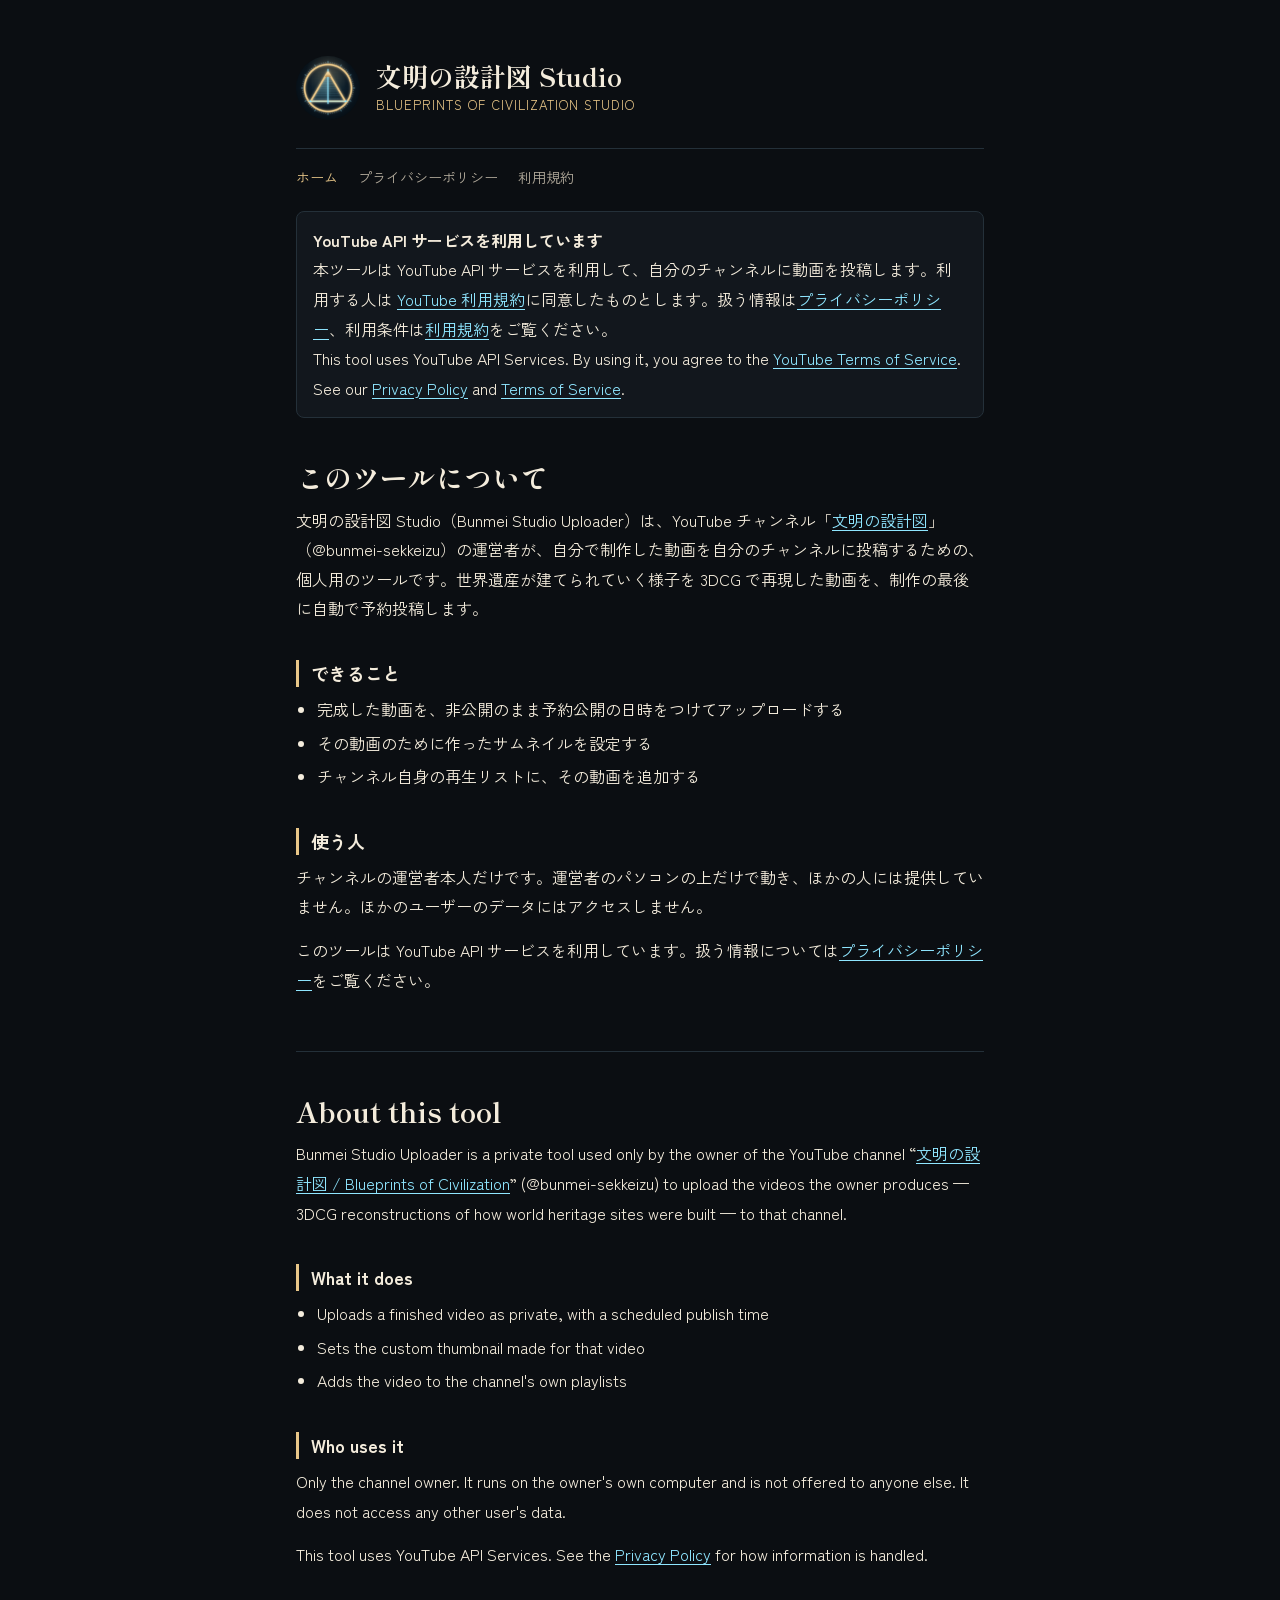
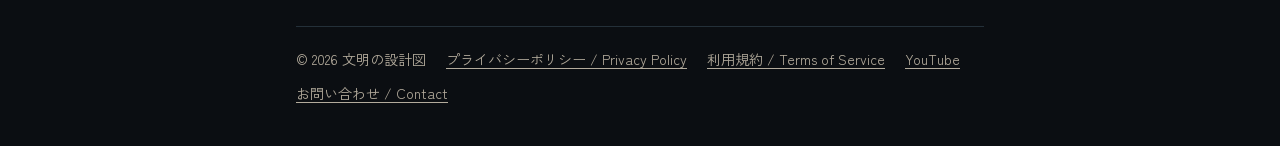
<file: index.html>
<!doctype html>
<html lang="ja">
<head>
  <meta charset="utf-8">
  <meta name="viewport" content="width=device-width, initial-scale=1">
  <title>文明の設計図 Studio</title>
  <meta name="description" content="YouTube チャンネル「文明の設計図」の運営者が、自分で制作した動画を自分のチャンネルに予約投稿するための個人用ツールです。">
  <link rel="icon" href="icon.png">
  <link rel="preconnect" href="https://fonts.googleapis.com">
  <link rel="preconnect" href="https://fonts.gstatic.com" crossorigin>
  <link href="https://fonts.googleapis.com/css2?family=Shippori+Mincho:wght@700&family=Zen+Kaku+Gothic+New:wght@400;700&display=swap" rel="stylesheet">
  <link rel="stylesheet" href="style.css">
</head>
<body>
<main>
  <header class="site">
    <img src="icon.png" alt="">
    <div>
      <div class="name">文明の設計図 Studio</div>
      <div class="sub">BLUEPRINTS OF CIVILIZATION STUDIO</div>
    </div>
  </header>
  <nav class="links"><a href="./" aria-current="page">ホーム</a><a href="privacy.html">プライバシーポリシー</a><a href="terms.html">利用規約</a></nav>

  <div class="note">
    <strong>YouTube API サービスを利用しています</strong><br>
    本ツールは YouTube API サービスを利用して、自分のチャンネルに動画を投稿します。利用する人は <a href="https://www.youtube.com/t/terms">YouTube 利用規約</a>に同意したものとします。扱う情報は<a href="privacy.html">プライバシーポリシー</a>、利用条件は<a href="terms.html">利用規約</a>をご覧ください。<br>
    <span lang="en">This tool uses YouTube API Services. By using it, you agree to the <a href="https://www.youtube.com/t/terms">YouTube Terms of Service</a>. See our <a href="privacy.html#en">Privacy Policy</a> and <a href="terms.html#en">Terms of Service</a>.</span>
  </div>

  <h1>このツールについて</h1>
  <p>文明の設計図 Studio（Bunmei Studio Uploader）は、YouTube チャンネル「<a href="https://www.youtube.com/@bunmei-sekkeizu">文明の設計図</a>」（@bunmei-sekkeizu）の運営者が、自分で制作した動画を自分のチャンネルに投稿するための、個人用のツールです。世界遺産が建てられていく様子を 3DCG で再現した動画を、制作の最後に自動で予約投稿します。</p>

  <h2>できること</h2>
  <ul>
    <li>完成した動画を、非公開のまま予約公開の日時をつけてアップロードする</li>
    <li>その動画のために作ったサムネイルを設定する</li>
    <li>チャンネル自身の再生リストに、その動画を追加する</li>
  </ul>

  <h2>使う人</h2>
  <p>チャンネルの運営者本人だけです。運営者のパソコンの上だけで動き、ほかの人には提供していません。ほかのユーザーのデータにはアクセスしません。</p>
  <p>このツールは YouTube API サービスを利用しています。扱う情報については<a href="privacy.html">プライバシーポリシー</a>をご覧ください。</p>

  <section class="lang" lang="en">
    <h1>About this tool</h1>
    <p>
      Bunmei Studio Uploader is a private tool used only by the owner of the YouTube channel
      “<a href="https://www.youtube.com/@bunmei-sekkeizu">文明の設計図 / Blueprints of Civilization</a>” (@bunmei-sekkeizu)
      to upload the videos the owner produces — 3DCG reconstructions of how world heritage sites were built — to that channel.
    </p>
    <h2>What it does</h2>
    <ul>
      <li>Uploads a finished video as private, with a scheduled publish time</li>
      <li>Sets the custom thumbnail made for that video</li>
      <li>Adds the video to the channel's own playlists</li>
    </ul>
    <h2>Who uses it</h2>
    <p>
      Only the channel owner. It runs on the owner's own computer and is not offered to anyone else.
      It does not access any other user's data.
    </p>
    <p>
      This tool uses YouTube API Services. See the <a href="privacy.html#en">Privacy Policy</a> for how information is handled.
    </p>
  </section>

  <footer>
    <span>© 2026 文明の設計図</span>
    <a href="privacy.html">プライバシーポリシー / Privacy Policy</a>
    <a href="terms.html">利用規約 / Terms of Service</a>
    <a href="https://www.youtube.com/@bunmei-sekkeizu">YouTube</a>
    <a href="https://github.com/tatsuyamenou/bunmei-studio/issues">お問い合わせ / Contact</a>
  </footer>
</main>
</body>
</html>
</file>
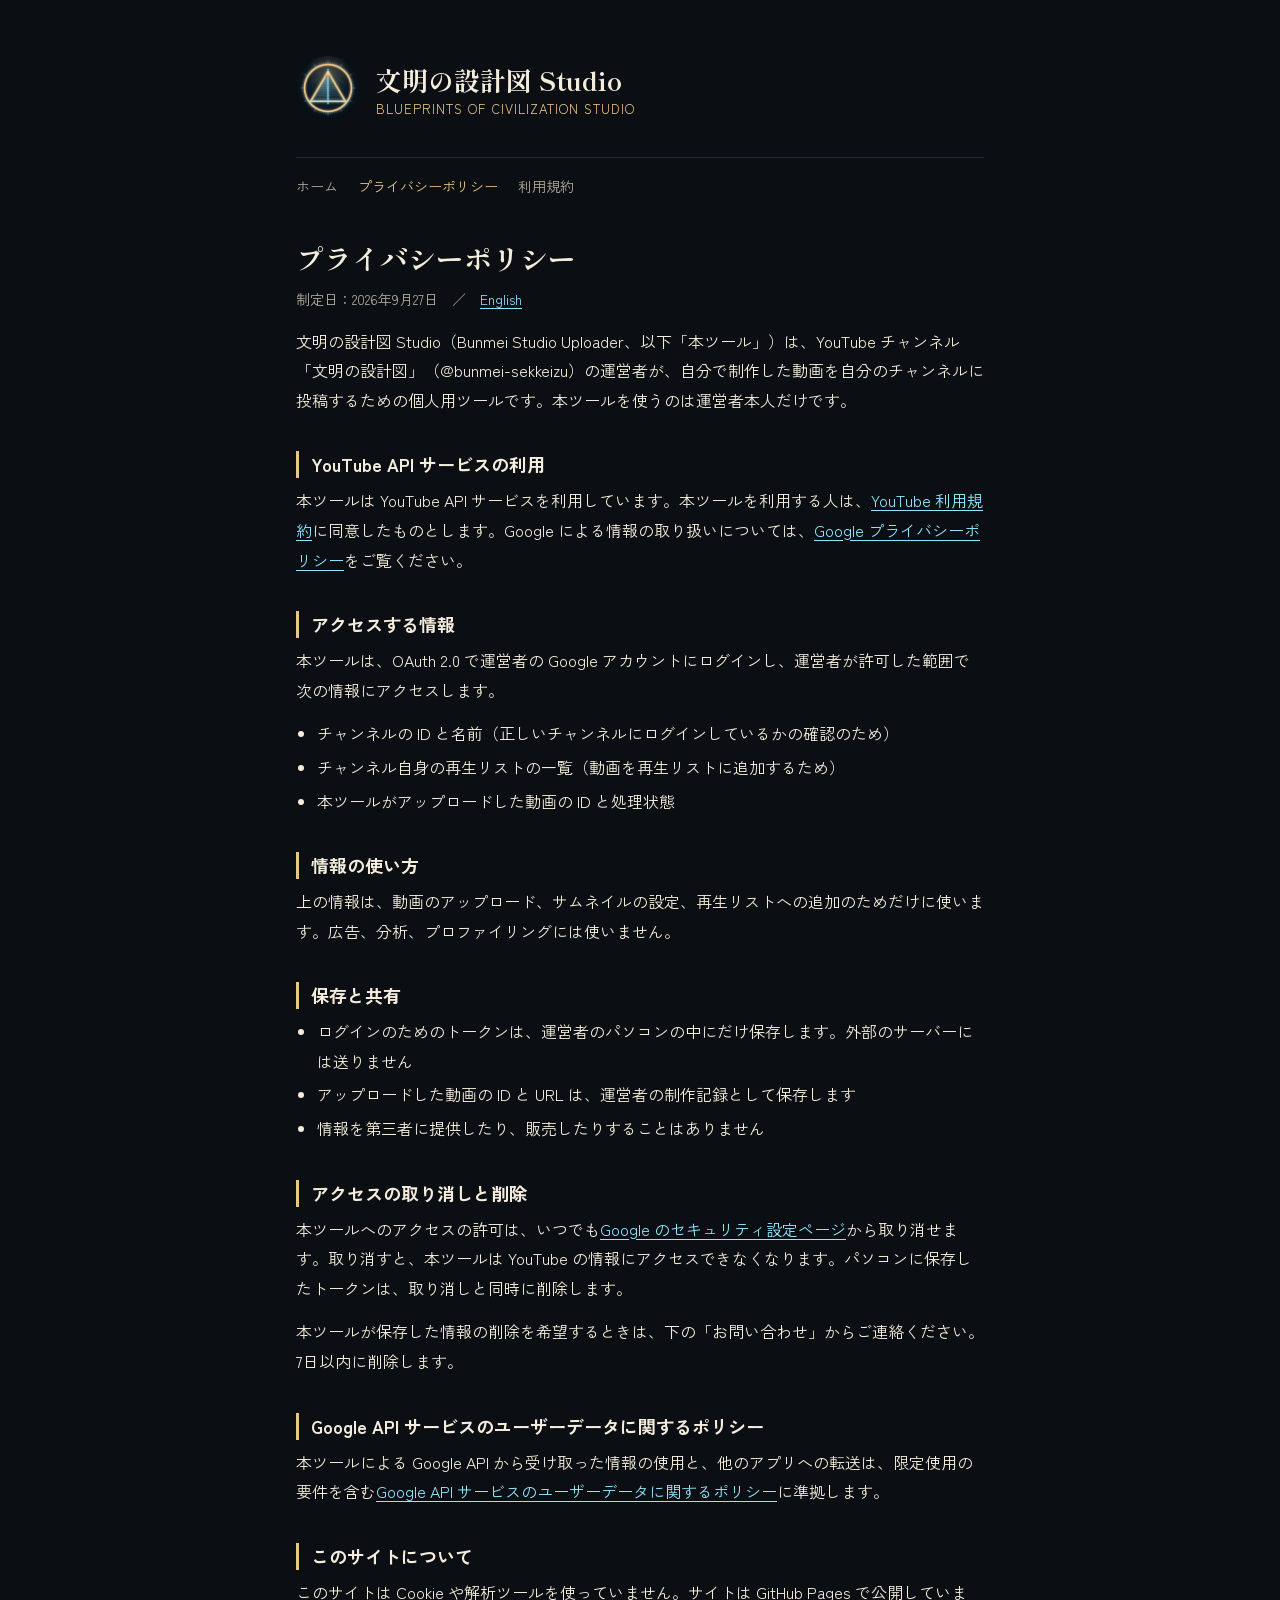
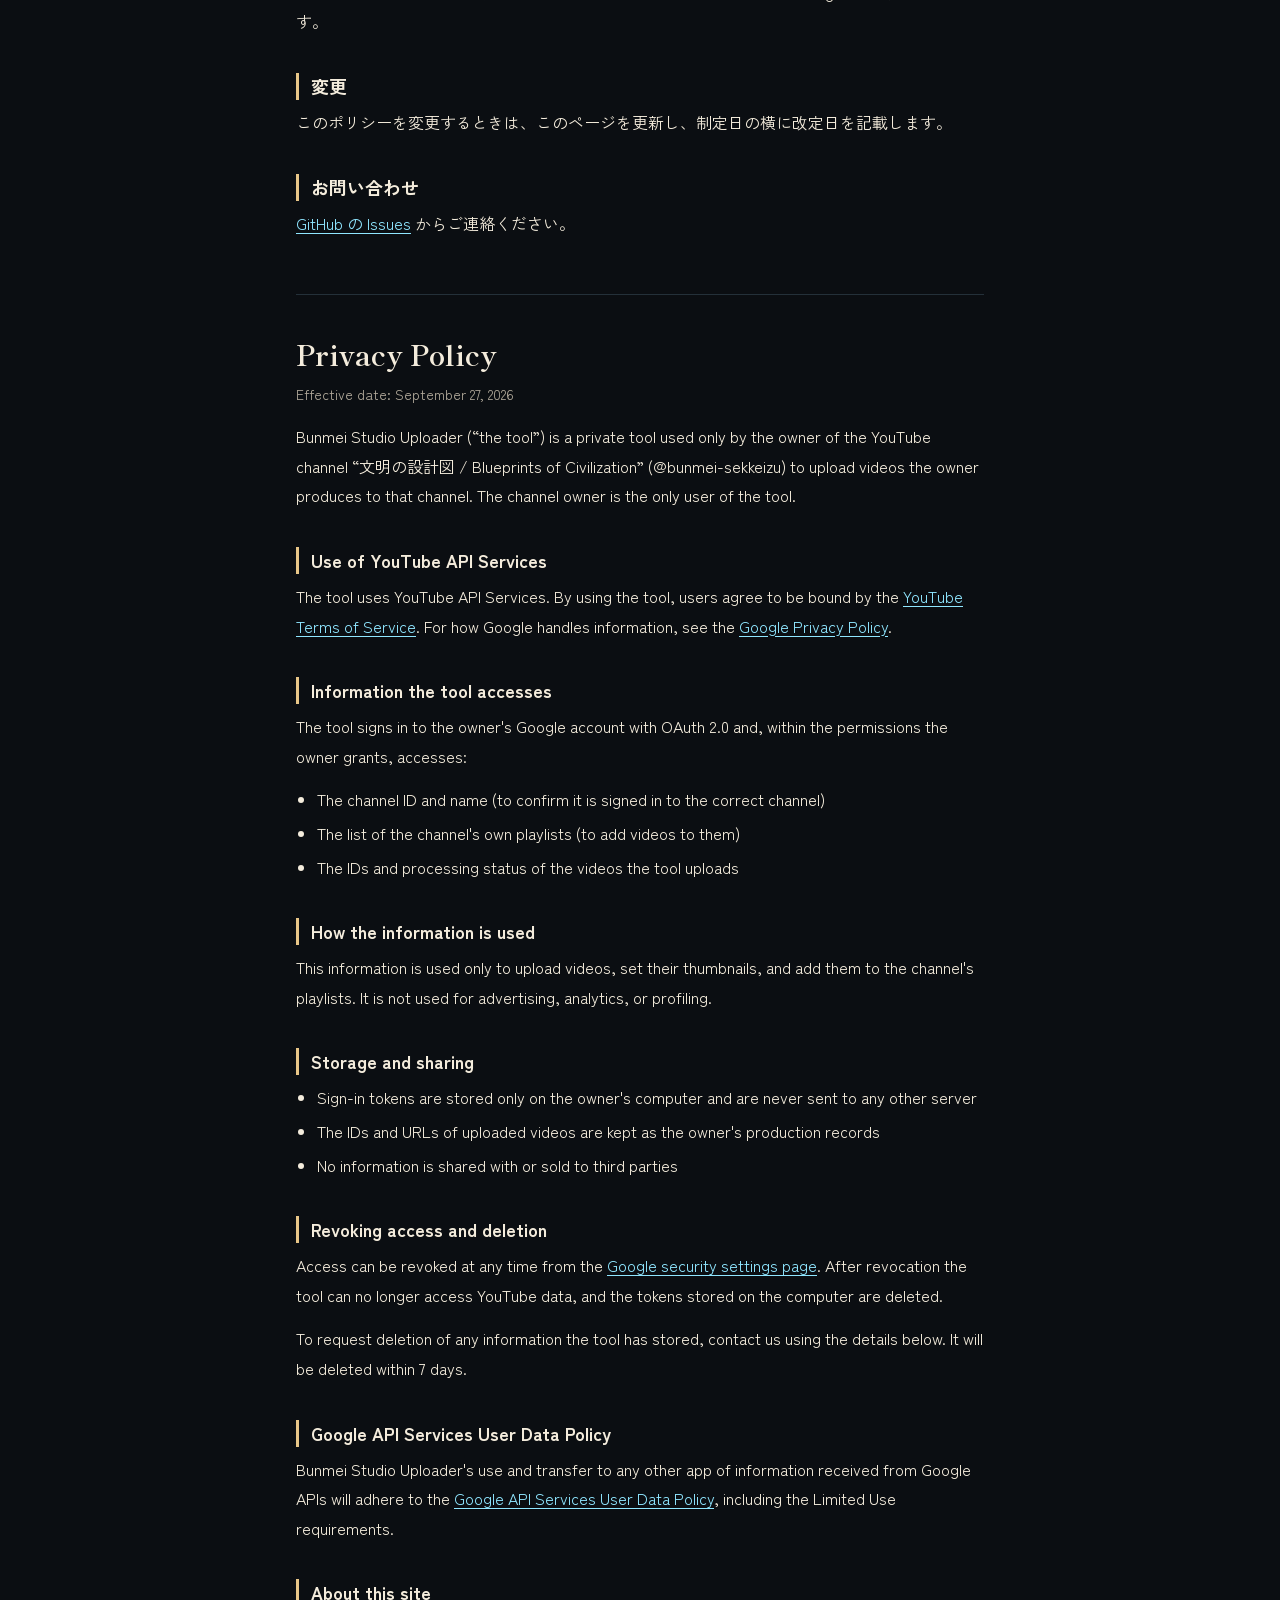
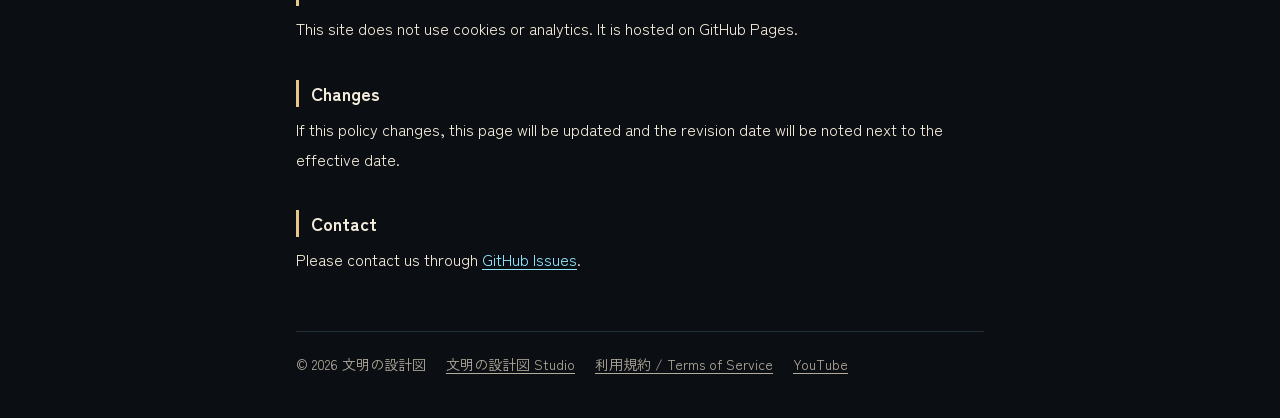
<file: privacy.html>
<!doctype html>
<html lang="ja">
<head>
  <meta charset="utf-8">
  <meta name="viewport" content="width=device-width, initial-scale=1">
  <title>プライバシーポリシー — 文明の設計図 Studio</title>
  <meta name="description" content="文明の設計図 Studio（Bunmei Studio Uploader）のプライバシーポリシー">
  <link rel="icon" href="icon.png">
  <link rel="preconnect" href="https://fonts.googleapis.com">
  <link rel="preconnect" href="https://fonts.gstatic.com" crossorigin>
  <link href="https://fonts.googleapis.com/css2?family=Shippori+Mincho:wght@700&family=Zen+Kaku+Gothic+New:wght@400;700&display=swap" rel="stylesheet">
  <link rel="stylesheet" href="style.css">
</head>
<body>
<main>
  <header class="site">
    <a href="./"><img src="icon.png" alt=""></a>
    <div>
      <div class="name"><a href="./">文明の設計図 Studio</a></div>
      <div class="sub">BLUEPRINTS OF CIVILIZATION STUDIO</div>
    </div>
  </header>
  <nav class="links"><a href="./">ホーム</a><a href="privacy.html" aria-current="page">プライバシーポリシー</a><a href="terms.html">利用規約</a></nav>

  <h1>プライバシーポリシー</h1>
  <p class="meta">制定日：2026年9月27日　／　<a href="#en">English</a></p>

  <p>文明の設計図 Studio（Bunmei Studio Uploader、以下「本ツール」）は、YouTube チャンネル「文明の設計図」（@bunmei-sekkeizu）の運営者が、自分で制作した動画を自分のチャンネルに投稿するための個人用ツールです。本ツールを使うのは運営者本人だけです。</p>

  <h2>YouTube API サービスの利用</h2>
  <p>本ツールは YouTube API サービスを利用しています。本ツールを利用する人は、<a href="https://www.youtube.com/t/terms">YouTube 利用規約</a>に同意したものとします。Google による情報の取り扱いについては、<a href="https://policies.google.com/privacy">Google プライバシーポリシー</a>をご覧ください。</p>

  <h2>アクセスする情報</h2>
  <p>本ツールは、OAuth 2.0 で運営者の Google アカウントにログインし、運営者が許可した範囲で次の情報にアクセスします。</p>
  <ul>
    <li>チャンネルの ID と名前（正しいチャンネルにログインしているかの確認のため）</li>
    <li>チャンネル自身の再生リストの一覧（動画を再生リストに追加するため）</li>
    <li>本ツールがアップロードした動画の ID と処理状態</li>
  </ul>

  <h2>情報の使い方</h2>
  <p>上の情報は、動画のアップロード、サムネイルの設定、再生リストへの追加のためだけに使います。広告、分析、プロファイリングには使いません。</p>

  <h2>保存と共有</h2>
  <ul>
    <li>ログインのためのトークンは、運営者のパソコンの中にだけ保存します。外部のサーバーには送りません</li>
    <li>アップロードした動画の ID と URL は、運営者の制作記録として保存します</li>
    <li>情報を第三者に提供したり、販売したりすることはありません</li>
  </ul>

  <h2>アクセスの取り消しと削除</h2>
  <p>本ツールへのアクセスの許可は、いつでも<a href="https://security.google.com/settings/security/permissions">Google のセキュリティ設定ページ</a>から取り消せます。取り消すと、本ツールは YouTube の情報にアクセスできなくなります。パソコンに保存したトークンは、取り消しと同時に削除します。</p>
  <p>本ツールが保存した情報の削除を希望するときは、下の「お問い合わせ」からご連絡ください。7日以内に削除します。</p>

  <h2>Google API サービスのユーザーデータに関するポリシー</h2>
  <p>本ツールによる Google API から受け取った情報の使用と、他のアプリへの転送は、限定使用の要件を含む<a href="https://developers.google.com/terms/api-services-user-data-policy">Google API サービスのユーザーデータに関するポリシー</a>に準拠します。</p>

  <h2>このサイトについて</h2>
  <p>このサイトは Cookie や解析ツールを使っていません。サイトは GitHub Pages で公開しています。</p>

  <h2>変更</h2>
  <p>このポリシーを変更するときは、このページを更新し、制定日の横に改定日を記載します。</p>

  <h2>お問い合わせ</h2>
  <p><a href="https://github.com/tatsuyamenou/bunmei-studio/issues">GitHub の Issues</a> からご連絡ください。</p>

  <section class="lang" id="en" lang="en">
    <h1>Privacy Policy</h1>
    <p class="meta">Effective date: September 27, 2026</p>

    <p>
      Bunmei Studio Uploader (“the tool”) is a private tool used only by the owner of the YouTube channel
      “文明の設計図 / Blueprints of Civilization” (@bunmei-sekkeizu) to upload videos the owner produces to that channel.
      The channel owner is the only user of the tool.
    </p>

    <h2>Use of YouTube API Services</h2>
    <p>
      The tool uses YouTube API Services. By using the tool, users agree to be bound by the
      <a href="https://www.youtube.com/t/terms">YouTube Terms of Service</a>.
      For how Google handles information, see the <a href="https://policies.google.com/privacy">Google Privacy Policy</a>.
    </p>

    <h2>Information the tool accesses</h2>
    <p>The tool signs in to the owner's Google account with OAuth 2.0 and, within the permissions the owner grants, accesses:</p>
    <ul>
      <li>The channel ID and name (to confirm it is signed in to the correct channel)</li>
      <li>The list of the channel's own playlists (to add videos to them)</li>
      <li>The IDs and processing status of the videos the tool uploads</li>
    </ul>

    <h2>How the information is used</h2>
    <p>
      This information is used only to upload videos, set their thumbnails, and add them to the channel's playlists.
      It is not used for advertising, analytics, or profiling.
    </p>

    <h2>Storage and sharing</h2>
    <ul>
      <li>Sign-in tokens are stored only on the owner's computer and are never sent to any other server</li>
      <li>The IDs and URLs of uploaded videos are kept as the owner's production records</li>
      <li>No information is shared with or sold to third parties</li>
    </ul>

    <h2>Revoking access and deletion</h2>
    <p>
      Access can be revoked at any time from the
      <a href="https://security.google.com/settings/security/permissions">Google security settings page</a>.
      After revocation the tool can no longer access YouTube data, and the tokens stored on the computer are deleted.
    </p>
    <p>To request deletion of any information the tool has stored, contact us using the details below. It will be deleted within 7 days.</p>

    <h2>Google API Services User Data Policy</h2>
    <p>
      Bunmei Studio Uploader's use and transfer to any other app of information received from Google APIs will adhere to the
      <a href="https://developers.google.com/terms/api-services-user-data-policy">Google API Services User Data Policy</a>,
      including the Limited Use requirements.
    </p>

    <h2>About this site</h2>
    <p>This site does not use cookies or analytics. It is hosted on GitHub Pages.</p>

    <h2>Changes</h2>
    <p>If this policy changes, this page will be updated and the revision date will be noted next to the effective date.</p>

    <h2>Contact</h2>
    <p>Please contact us through <a href="https://github.com/tatsuyamenou/bunmei-studio/issues">GitHub Issues</a>.</p>
  </section>

  <footer>
    <span>© 2026 文明の設計図</span>
    <a href="./">文明の設計図 Studio</a>
    <a href="terms.html">利用規約 / Terms of Service</a>
    <a href="https://www.youtube.com/@bunmei-sekkeizu">YouTube</a>
  </footer>
</main>
</body>
</html>
</file>
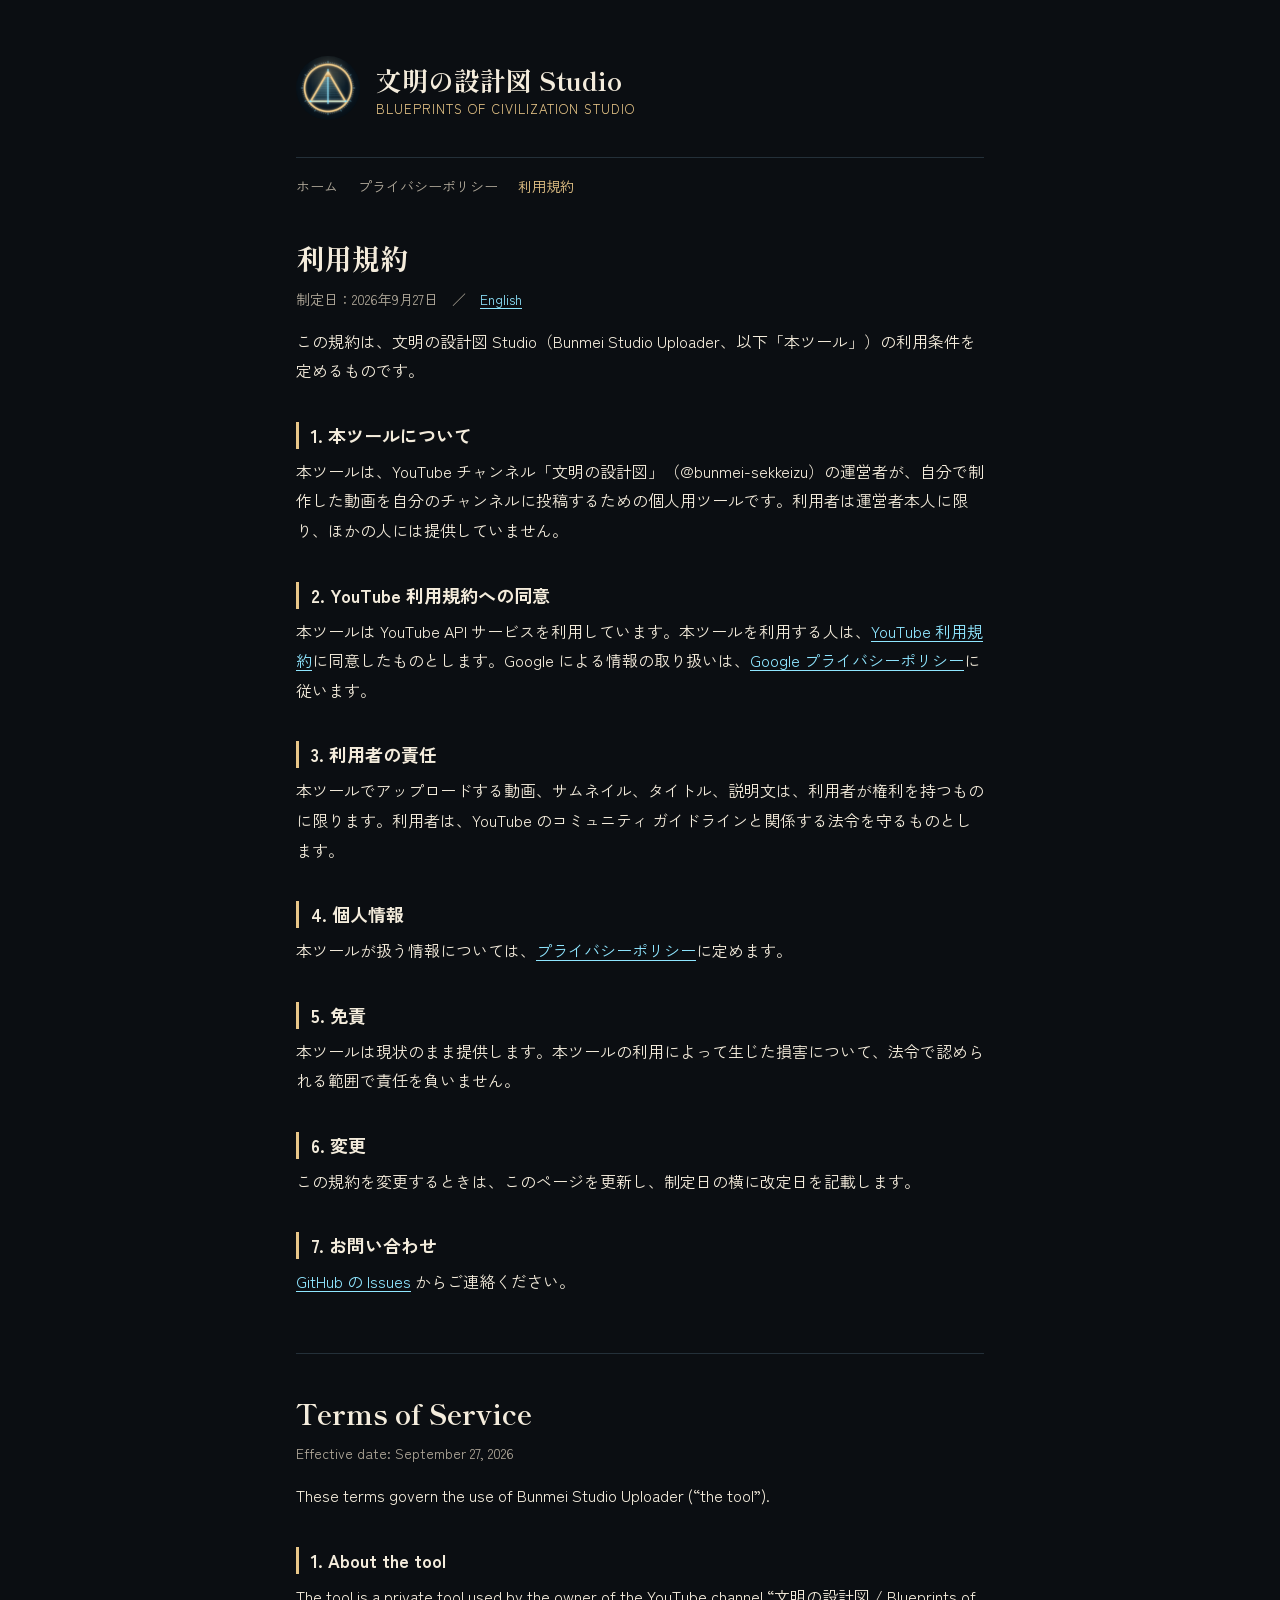
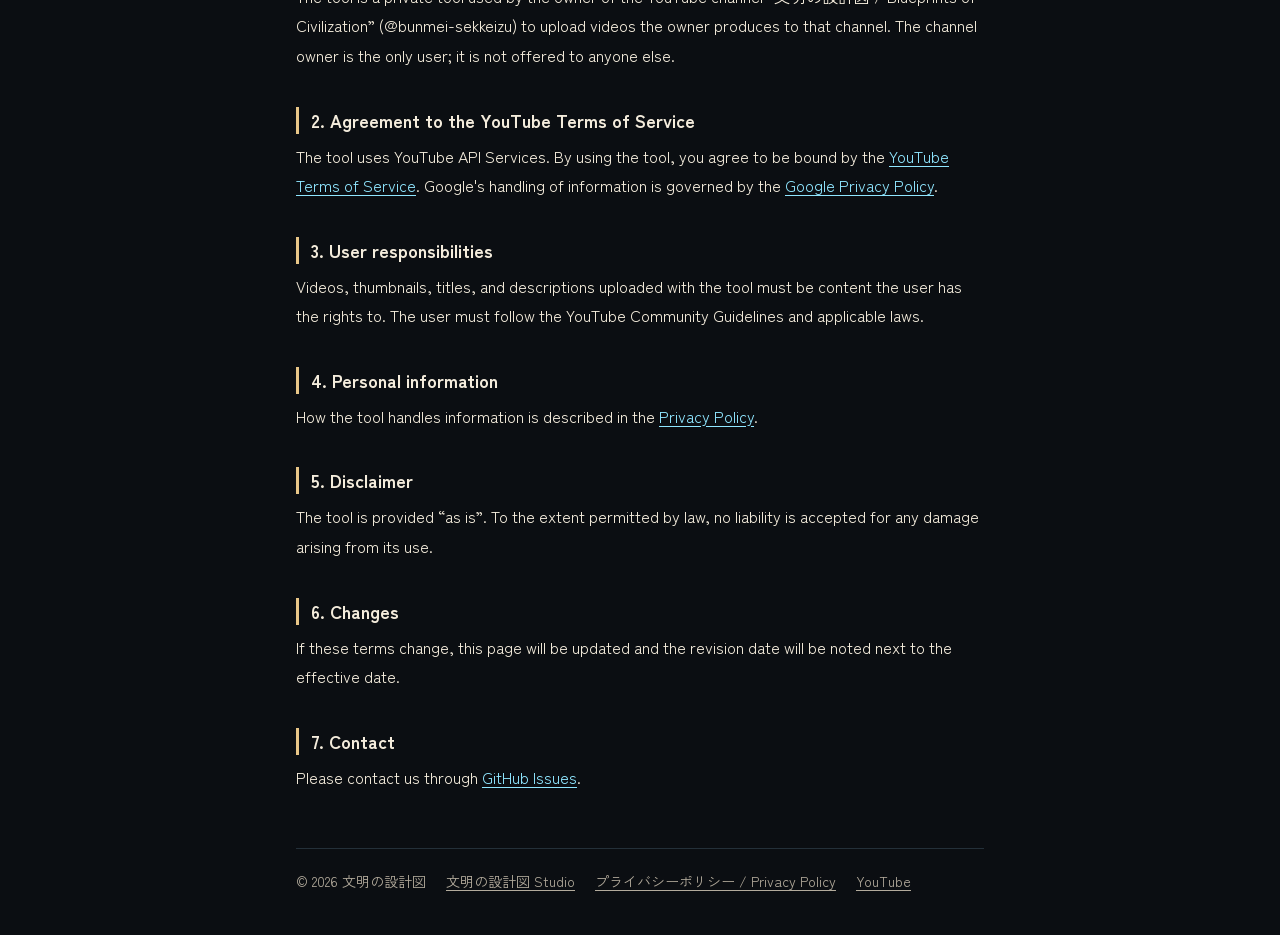
<file: terms.html>
<!doctype html>
<html lang="ja">
<head>
  <meta charset="utf-8">
  <meta name="viewport" content="width=device-width, initial-scale=1">
  <title>利用規約 — 文明の設計図 Studio</title>
  <meta name="description" content="文明の設計図 Studio（Bunmei Studio Uploader）の利用規約">
  <link rel="icon" href="icon.png">
  <link rel="preconnect" href="https://fonts.googleapis.com">
  <link rel="preconnect" href="https://fonts.gstatic.com" crossorigin>
  <link href="https://fonts.googleapis.com/css2?family=Shippori+Mincho:wght@700&family=Zen+Kaku+Gothic+New:wght@400;700&display=swap" rel="stylesheet">
  <link rel="stylesheet" href="style.css">
</head>
<body>
<main>
  <header class="site">
    <a href="./"><img src="icon.png" alt=""></a>
    <div>
      <div class="name"><a href="./">文明の設計図 Studio</a></div>
      <div class="sub">BLUEPRINTS OF CIVILIZATION STUDIO</div>
    </div>
  </header>
  <nav class="links"><a href="./">ホーム</a><a href="privacy.html">プライバシーポリシー</a><a href="terms.html" aria-current="page">利用規約</a></nav>

  <h1>利用規約</h1>
  <p class="meta">制定日：2026年9月27日　／　<a href="#en">English</a></p>

  <p>この規約は、文明の設計図 Studio（Bunmei Studio Uploader、以下「本ツール」）の利用条件を定めるものです。</p>

  <h2>1. 本ツールについて</h2>
  <p>本ツールは、YouTube チャンネル「文明の設計図」（@bunmei-sekkeizu）の運営者が、自分で制作した動画を自分のチャンネルに投稿するための個人用ツールです。利用者は運営者本人に限り、ほかの人には提供していません。</p>

  <h2>2. YouTube 利用規約への同意</h2>
  <p>本ツールは YouTube API サービスを利用しています。本ツールを利用する人は、<a href="https://www.youtube.com/t/terms">YouTube 利用規約</a>に同意したものとします。Google による情報の取り扱いは、<a href="https://policies.google.com/privacy">Google プライバシーポリシー</a>に従います。</p>

  <h2>3. 利用者の責任</h2>
  <p>本ツールでアップロードする動画、サムネイル、タイトル、説明文は、利用者が権利を持つものに限ります。利用者は、YouTube のコミュニティ ガイドラインと関係する法令を守るものとします。</p>

  <h2>4. 個人情報</h2>
  <p>本ツールが扱う情報については、<a href="privacy.html">プライバシーポリシー</a>に定めます。</p>

  <h2>5. 免責</h2>
  <p>本ツールは現状のまま提供します。本ツールの利用によって生じた損害について、法令で認められる範囲で責任を負いません。</p>

  <h2>6. 変更</h2>
  <p>この規約を変更するときは、このページを更新し、制定日の横に改定日を記載します。</p>

  <h2>7. お問い合わせ</h2>
  <p><a href="https://github.com/tatsuyamenou/bunmei-studio/issues">GitHub の Issues</a> からご連絡ください。</p>

  <section class="lang" id="en" lang="en">
    <h1>Terms of Service</h1>
    <p class="meta">Effective date: September 27, 2026</p>

    <p>These terms govern the use of Bunmei Studio Uploader (“the tool”).</p>

    <h2>1. About the tool</h2>
    <p>
      The tool is a private tool used by the owner of the YouTube channel “文明の設計図 / Blueprints of Civilization” (@bunmei-sekkeizu)
      to upload videos the owner produces to that channel. The channel owner is the only user; it is not offered to anyone else.
    </p>

    <h2>2. Agreement to the YouTube Terms of Service</h2>
    <p>
      The tool uses YouTube API Services. By using the tool, you agree to be bound by the
      <a href="https://www.youtube.com/t/terms">YouTube Terms of Service</a>.
      Google's handling of information is governed by the <a href="https://policies.google.com/privacy">Google Privacy Policy</a>.
    </p>

    <h2>3. User responsibilities</h2>
    <p>
      Videos, thumbnails, titles, and descriptions uploaded with the tool must be content the user has the rights to.
      The user must follow the YouTube Community Guidelines and applicable laws.
    </p>

    <h2>4. Personal information</h2>
    <p>How the tool handles information is described in the <a href="privacy.html#en">Privacy Policy</a>.</p>

    <h2>5. Disclaimer</h2>
    <p>The tool is provided “as is”. To the extent permitted by law, no liability is accepted for any damage arising from its use.</p>

    <h2>6. Changes</h2>
    <p>If these terms change, this page will be updated and the revision date will be noted next to the effective date.</p>

    <h2>7. Contact</h2>
    <p>Please contact us through <a href="https://github.com/tatsuyamenou/bunmei-studio/issues">GitHub Issues</a>.</p>
  </section>

  <footer>
    <span>© 2026 文明の設計図</span>
    <a href="./">文明の設計図 Studio</a>
    <a href="privacy.html">プライバシーポリシー / Privacy Policy</a>
    <a href="https://www.youtube.com/@bunmei-sekkeizu">YouTube</a>
  </footer>
</main>
</body>
</html>
</file>
<file: style.css>
:root {
  color-scheme: dark;
  --bg: #0b0e12;
  --panel: #12171d;
  --line: #243039;
  --ink: #f4ecdc;
  --muted: #b3ab9c;
  --gold: #e8c688;
  --cyan: #8fe6ff;
}

* { box-sizing: border-box; }

html { -webkit-text-size-adjust: 100%; }

body {
  margin: 0;
  background: var(--bg);
  color: var(--ink);
  font-family: 'Zen Kaku Gothic New', 'Hiragino Sans', 'Noto Sans JP', system-ui, sans-serif;
  font-size: 16px;
  line-height: 1.85;
}

main {
  max-width: 720px;
  margin: 0 auto;
  padding: 56px 16px 40px;
}

header.site {
  display: flex;
  align-items: center;
  gap: 16px;
  padding-bottom: 28px;
  border-bottom: 1px solid var(--line);
}
header.site img { width: 64px; height: 64px; border-radius: 50%; flex: none; }
header.site a { color: inherit; text-decoration: none; }
.name { font-family: 'Shippori Mincho', serif; font-size: 26px; font-weight: 700; line-height: 1.3; }
.sub { color: var(--gold); font-size: 13px; letter-spacing: 0.08em; }

nav.links { display: flex; flex-wrap: wrap; gap: 6px 20px; margin-top: 16px; font-size: 14px; }
nav.links a { color: var(--muted); text-decoration: none; }
nav.links a:hover, nav.links a[aria-current] { color: var(--gold); }

h1 { font-family: 'Shippori Mincho', serif; font-size: 28px; line-height: 1.4; margin: 40px 0 8px; }
h2 {
  font-size: 18px;
  margin: 36px 0 8px;
  padding-left: 12px;
  border-left: 3px solid var(--gold);
  line-height: 1.5;
}
p, ul { margin: 0 0 14px; }
ul { padding-left: 1.3em; }
li { margin-bottom: 4px; }
a { color: var(--cyan); text-underline-offset: 3px; overflow-wrap: anywhere; }
.meta { color: var(--muted); font-size: 14px; }

.lang {
  margin-top: 56px;
  padding-top: 8px;
  border-top: 1px solid var(--line);
}
.lang > h1 { margin-top: 32px; }

.note {
  background: var(--panel);
  border: 1px solid var(--line);
  border-radius: 8px;
  padding: 14px 16px;
  margin: 20px 0;
}

footer {
  margin-top: 56px;
  padding-top: 20px;
  border-top: 1px solid var(--line);
  color: var(--muted);
  font-size: 14px;
  display: flex;
  flex-wrap: wrap;
  gap: 8px 20px;
}
footer a { color: var(--muted); }
</file>
